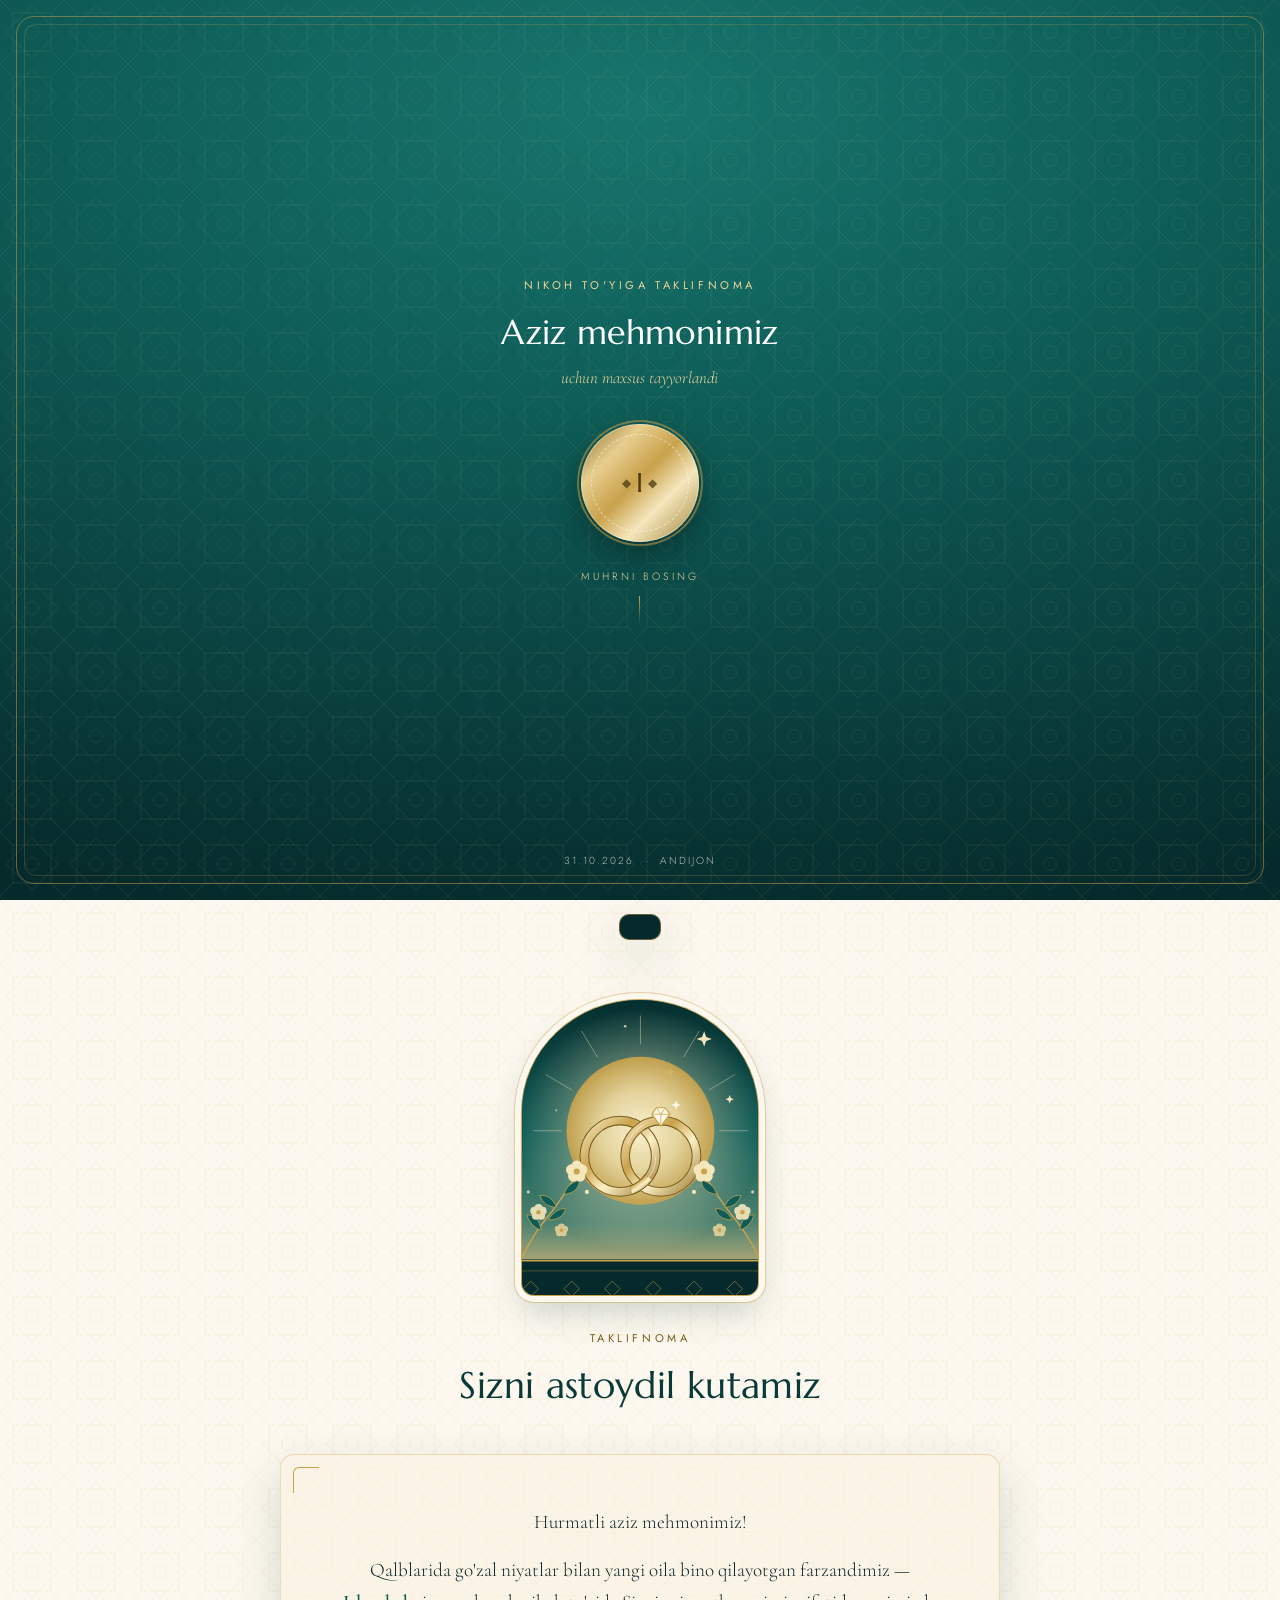
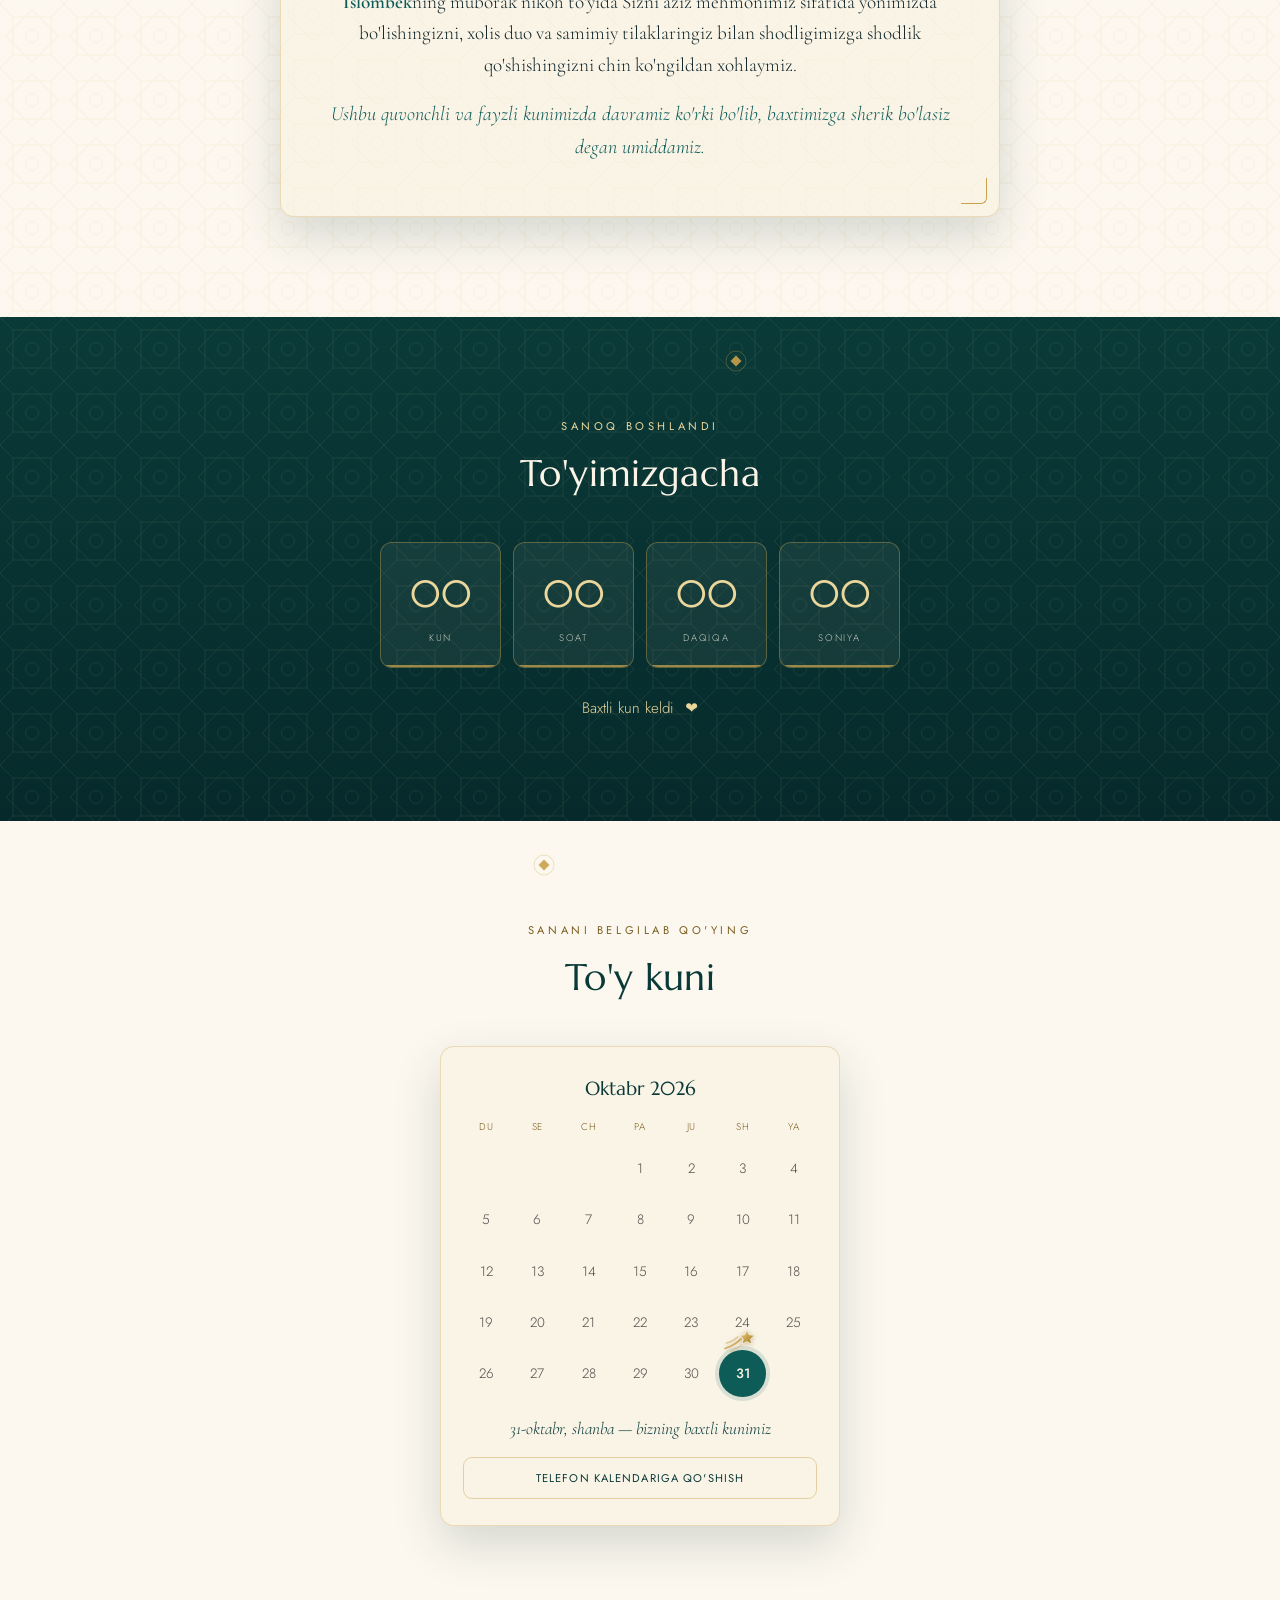
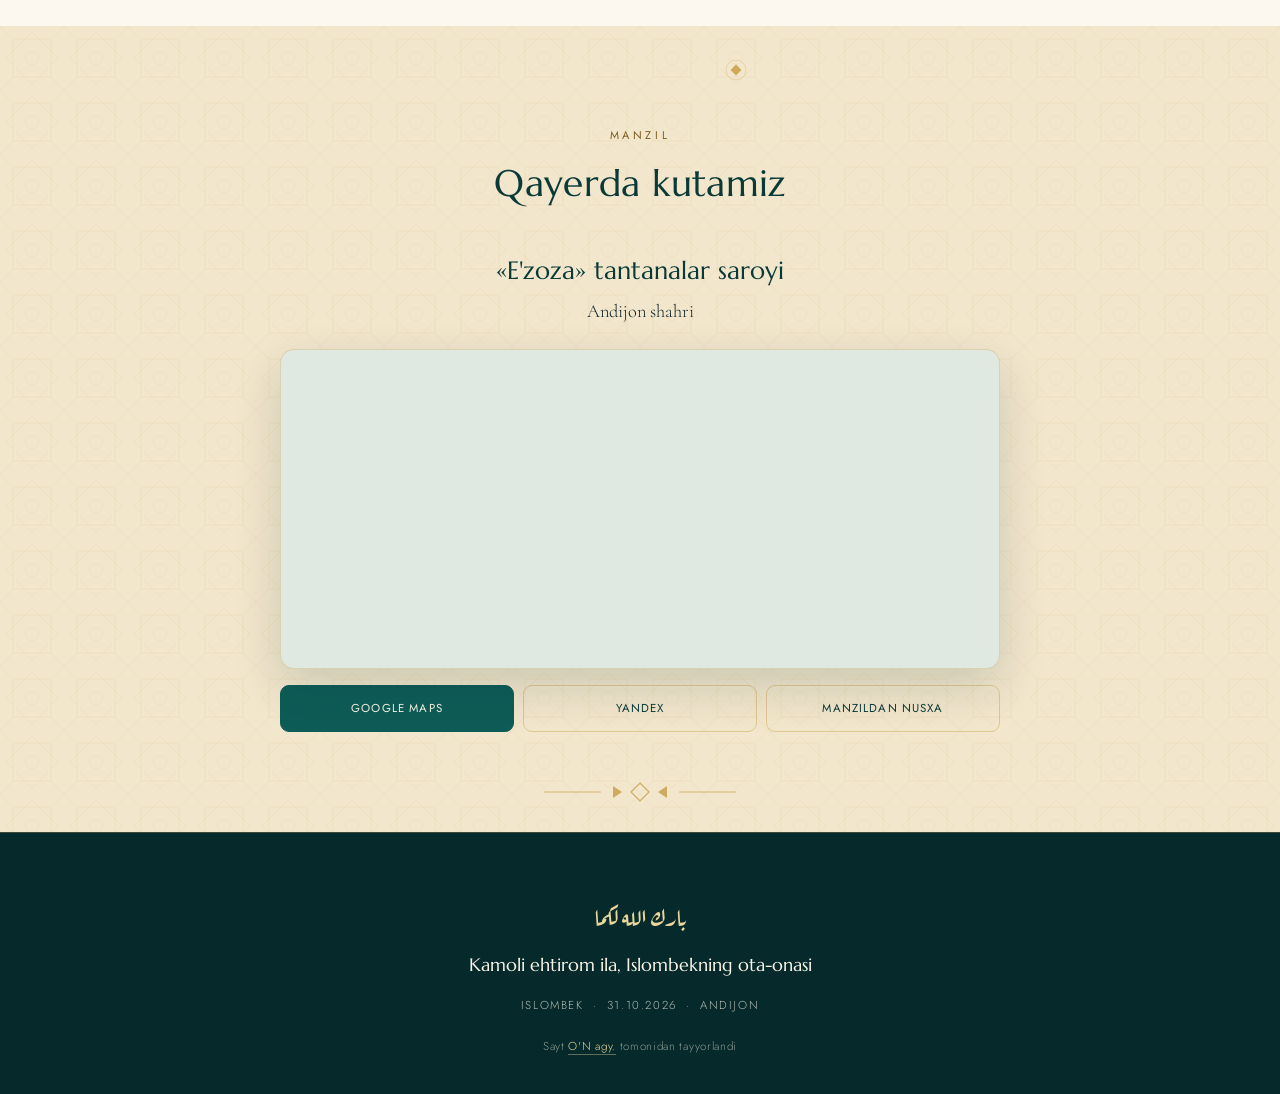
<file: index.html>
<!DOCTYPE html>
<html lang="uz" class="no-js">
<head>
<meta charset="UTF-8">
<meta name="viewport" content="width=device-width, initial-scale=1.0, viewport-fit=cover">
<title>Islombek — Nikoh to'yi taklifnomasi</title>
<meta name="description" content="Islombekning nikoh to'yiga taklifnoma. 31-oktabr 2026 · «E'zoza» tantanalar saroyi, Andijon.">
<meta name="theme-color" content="#062A2B">

<meta property="og:type" content="website">
<meta property="og:locale" content="uz_UZ">
<meta property="og:site_name" content="Nikoh to'yi taklifnomasi">
<meta property="og:title" content="Islombekning nikoh to'yiga taklifnoma">
<meta property="og:description" content="31-oktabr 2026, shanba · «E'zoza» tantanalar saroyi, Andijon. Sizni astoydil kutamiz.">
<meta property="og:url" content="https://islombek-taklifnoma.pages.dev/">
<meta property="og:image" content="https://islombek-taklifnoma.pages.dev/assets/og.png">
<meta property="og:image:width" content="1200">
<meta property="og:image:height" content="630">
<meta property="og:image:alt" content="Islombekning nikoh to'yi — 31-oktabr 2026">
<meta name="twitter:card" content="summary_large_image">

<link rel="icon" href="data:image/svg+xml,%3Csvg xmlns='http://www.w3.org/2000/svg' viewBox='0 0 64 64'%3E%3Crect width='64' height='64' rx='14' fill='%23062A2B'/%3E%3Cg fill='none' stroke='%23C9A24B' stroke-width='2.4'%3E%3Crect x='17' y='17' width='30' height='30'/%3E%3Cpath d='M32 12 52 32 32 52 12 32Z'/%3E%3C/g%3E%3C/svg%3E">

<link rel="preconnect" href="https://fonts.googleapis.com">
<link rel="preconnect" href="https://fonts.gstatic.com" crossorigin>
<link rel="preload" as="style" href="https://fonts.googleapis.com/css2?family=Aref+Ruqaa&family=Marcellus&family=Cormorant+Garamond:ital,wght@0,400;0,600;1,400&family=Jost:wght@300;400;500&family=Caveat:wght@400;600&display=swap"
      onload="this.onload=null;this.rel='stylesheet'">
<noscript><link rel="stylesheet" href="https://fonts.googleapis.com/css2?family=Aref+Ruqaa&family=Marcellus&family=Cormorant+Garamond:ital,wght@0,400;0,600;1,400&family=Jost:wght@300;400;500&family=Caveat:wght@400;600&display=swap"></noscript>
<link rel="stylesheet" href="assets/style.css?v=26">
<script>document.documentElement.classList.remove('no-js');</script>
</head>
<body>

<!-- ═══════════ MUHR — kirish ekrani ═══════════ -->
<div class="seal" id="seal" role="dialog" aria-modal="true" aria-labelledby="sealTitle">
  <div class="seal__half seal__half--l" aria-hidden="true"><div class="girih girih--dark"></div></div>
  <div class="seal__half seal__half--r" aria-hidden="true"><div class="girih girih--dark"></div></div>
  <div class="seal__frame" aria-hidden="true"></div>
  <div class="seal__inner">
    <p class="eyebrow eyebrow--light">Nikoh to'yiga taklifnoma</p>
    <h1 class="seal__name" id="sealTitle">Aziz mehmonimiz</h1>
    <p class="seal__role">uchun maxsus tayyorlandi</p>

    <button class="wax" id="sealBtn" type="button">
      <span class="wax__mono" aria-hidden="true"><i>◆</i>I<i>◆</i></span>
      <span class="sr-only">Taklifnomani ochish</span>
    </button>

    <p class="seal__hint">Muhrni bosing<i class="seal__line" aria-hidden="true"></i></p>
    <p class="seal__music" hidden>Musiqa bilan ochiladi — xohlasangiz o'chirasiz</p>
  </div>
  <p class="seal__foot"><span data-t="date-dots">31.10.2026</span> &nbsp;·&nbsp; ANDIJON</p>
</div>

<!-- ═══════════ Musiqa ═══════════ -->
<button class="music" id="musicBtn" type="button" aria-label="Musiqani yoqish" aria-pressed="false" hidden>
  <span class="music__bars" aria-hidden="true"><i></i><i></i><i></i></span>
  <span class="music__off" aria-hidden="true"></span>
</button>
<audio id="bgMusic" loop preload="none" playsinline>
  <source src="assets/music.m4a?v=2" type="audio/mp4">
</audio>

<main id="main">

<!-- ═══════════ HERO ═══════════ -->
<section class="hero" id="hero">
  <div class="girih girih--dark" aria-hidden="true"></div>
  <div class="hero__frame" aria-hidden="true"></div>
  <span class="corner corner--tl" aria-hidden="true"></span>
  <span class="corner corner--tr" aria-hidden="true"></span>
  <span class="corner corner--bl" aria-hidden="true"></span>
  <span class="corner corner--br" aria-hidden="true"></span>

  <div class="hero__inner">
    <p class="bismillah" lang="ar" dir="rtl">بِسْمِ اللَّهِ الرَّحْمَٰنِ الرَّحِيمِ</p>
    <p class="eyebrow eyebrow--light hero__eyebrow">Nikoh to'yi munosabati bilan</p>
    <h1 class="hero__names hero__names--solo"><span class="foil">Islombek</span><em>baxtli kunimizga taklif etamiz</em></h1>
    <span class="ornament" aria-hidden="true"></span>
    <p class="hero__meta"><span data-t="date-long">31-oktabr, 2026</span><em>«E'zoza» tantanalar saroyi · Andijon</em></p>
    <dl class="hero__times">
      <div><dt>Erkaklar uchun</dt><dd class="hero__time-text">Nahorgi oshga</dd></div>
      <div><dt>Ayollar uchun</dt><dd>11:00</dd></div>
    </dl>
  </div>

  <a class="scroll-cue" href="#taklif"><span>Pastga tushing</span><i aria-hidden="true"></i></a>
</section>

<!-- ═══════════ TAKLIF MATNI ═══════════ -->
<section id="taklif" class="pad">
  <div class="girih" aria-hidden="true"></div>
  <div class="wrap">

    <figure class="arch reveal">
      <div class="arch__inner">
        <svg class="arch__art" id="archArt" viewBox="0 0 200 250" preserveAspectRatio="xMidYMax slice" aria-hidden="true">
          <defs>
            <linearGradient id="artSky" x1="0" y1="0" x2="0" y2="1">
              <stop offset="0" stop-color="#062A2B"/>
              <stop offset=".46" stop-color="#0E5C57"/>
              <stop offset=".74" stop-color="#4E8270"/>
              <stop offset=".9" stop-color="#C9B278"/>
              <stop offset="1" stop-color="#EBD69B"/>
            </linearGradient>
            <radialGradient id="artSun" cx=".5" cy=".5" r=".5">
              <stop offset="0" stop-color="#FFF4D2"/>
              <stop offset=".55" stop-color="#EBD69B"/>
              <stop offset="1" stop-color="#C9A24B"/>
            </radialGradient>
            <radialGradient id="artGlow" cx=".5" cy=".5" r=".5">
              <stop offset="0" stop-color="#F5E7BC" stop-opacity=".75"/>
              <stop offset="1" stop-color="#F5E7BC" stop-opacity="0"/>
            </radialGradient>
          </defs>

          <rect width="200" height="250" fill="url(#artSky)"/>

          <!-- tong: yulduzlar hali so'nmagan -->
          <g class="art__sky">
            <path class="art__star" d="M150 34l1.6 4.4 4.4 1.6-4.4 1.6-1.6 4.4-1.6-4.4-4.4-1.6 4.4-1.6Z" fill="#F5E7BC"/>
            <path class="art__star art__star--2" d="M124 62l1 2.8 2.8 1-2.8 1-1 2.8-1-2.8-2.8-1 2.8-1Z" fill="#F5E7BC"/>
            <path class="art__star art__star--3" d="M170 84l.9 2.4 2.4.9-2.4.9-.9 2.4-.9-2.4-2.4-.9 2.4-.9Z" fill="#F5E7BC"/>
            <circle cx="88" cy="30" r="1" fill="#F5E7BC" opacity=".8"/>
            <circle cx="34" cy="96" r=".9" fill="#F5E7BC" opacity=".6"/>
            <circle cx="182" cy="52" r=".9" fill="#F5E7BC" opacity=".7"/>
          </g>

          <!-- chiqayotgan quyosh -->
          <g class="art__sun">
            <circle cx="100" cy="112" r="96" fill="url(#artGlow)"/>
            <g stroke="#F5E7BC" stroke-width=".7" stroke-linecap="round" opacity=".45">
              <path d="M100 44V22M66 54 54 34M134 54 146 34M46 80 26 68M154 80 174 68M38 112H16M162 112H184"/>
            </g>
            <circle cx="100" cy="112" r="58" fill="url(#artSun)" opacity=".92"/>
          </g>

          <!-- nikoh uzuklari: bir-biriga bog'langan ikki uzuk, birida olmos -->
          <defs>
            <linearGradient id="artRing" x1="0" y1="0" x2="1" y2="1">
              <stop offset="0" stop-color="#F5E7BC"/>
              <stop offset=".35" stop-color="#C9A24B"/>
              <stop offset=".6" stop-color="#FFF1C8"/>
              <stop offset="1" stop-color="#9C7D33"/>
            </linearGradient>
          </defs>
          <g class="art__rings" fill="none">
            <circle cx="84" cy="132" r="28" stroke="#7A5F1F" stroke-width="7.6"/>
            <circle cx="84" cy="132" r="28" stroke="url(#artRing)" stroke-width="6"/>
            <circle cx="116" cy="132" r="28" stroke="#7A5F1F" stroke-width="7.6"/>
            <circle cx="116" cy="132" r="28" stroke="url(#artRing)" stroke-width="6"/>
            <!-- pastki kesishmada chap uzuk ustga chiqadi — uzuklar bir-biridan o'tgandek -->
            <path d="M106.4 148.5A28 28 0 0 1 92.6 158.6" stroke="#7A5F1F" stroke-width="7.6"/>
            <path d="M106.4 148.5A28 28 0 0 1 92.6 158.6" stroke="url(#artRing)" stroke-width="6"/>
            <circle cx="84" cy="132" r="28" stroke="#FFF8E6" stroke-width=".8" opacity=".55" stroke-dasharray="20 156"/>
            <circle cx="116" cy="132" r="28" stroke="#FFF8E6" stroke-width=".8" opacity=".55" stroke-dasharray="20 156" transform="rotate(200 116 132)"/>
            <!-- olmos -->
            <path d="M109 99l3.5-5h7l3.5 5-7 9.5Z" fill="#FFF8E6" stroke="#C9A24B" stroke-width=".9" stroke-linejoin="round"/>
            <path d="M109 99h14M112.5 94l3.5 5 3.5-5M116 99v9.5" stroke="#C9A24B" stroke-width=".6"/>
            <path class="art__star" d="M128 88l1 2.8 2.8 1-2.8 1-1 2.8-1-2.8-2.8-1 2.8-1Z" fill="#FFF8E6" stroke="none"/>
          </g>

          <!-- gul shoxlari — chap va o'ngda -->
          <g class="art__bloom">
              <path d="M6 214C14 196 22 186 30 176S44 156 50 146" fill="none" stroke="#C9A24B" stroke-width="1.1"/>
              <path d="M22 190c-6-2-10-7-11-12 6 0 10 4 11 12ZM34 172c-7 0-11-4-13-9 6-1 11 3 13 9ZM40 162c2-7 7-10 12-11 0 6-4 10-12 11ZM28 182c3-6 8-9 13-9-1 6-6 9-13 9Z" fill="#0E5C57" stroke="#C9A24B" stroke-width=".6"/>
              <g fill="#F5E7BC"><circle cx="50.0" cy="139.6" r="4.2"/><circle cx="54.2" cy="142.6" r="4.2"/><circle cx="52.6" cy="147.6" r="4.2"/><circle cx="47.4" cy="147.6" r="4.2"/><circle cx="45.8" cy="142.6" r="4.2"/></g><circle cx="50" cy="144" r="2.4" fill="#C9A24B"/>
              <g fill="#F5E7BC" opacity=".9"><circle cx="20.0" cy="172.6" r="3.2"/><circle cx="23.2" cy="174.9" r="3.2"/><circle cx="22.0" cy="178.7" r="3.2"/><circle cx="18.0" cy="178.7" r="3.2"/><circle cx="16.8" cy="174.9" r="3.2"/></g><circle cx="20" cy="176" r="1.8" fill="#C9A24B"/>
              <g fill="#EBD69B" opacity=".85"><circle cx="38.0" cy="187.3" r="2.6"/><circle cx="40.6" cy="189.1" r="2.6"/><circle cx="39.6" cy="192.2" r="2.6"/><circle cx="36.4" cy="192.2" r="2.6"/><circle cx="35.4" cy="189.1" r="2.6"/></g><circle cx="38" cy="190" r="1.4" fill="#C9A24B"/>
              <circle cx="58" cy="160" r="1.6" fill="#F5E7BC"/><circle cx="12" cy="160" r="1.2" fill="#F5E7BC" opacity=".8"/>
            </g>
          <g transform="translate(200 0) scale(-1 1)">
            <g class="art__bloom">
              <path d="M6 214C14 196 22 186 30 176S44 156 50 146" fill="none" stroke="#C9A24B" stroke-width="1.1"/>
              <path d="M22 190c-6-2-10-7-11-12 6 0 10 4 11 12ZM34 172c-7 0-11-4-13-9 6-1 11 3 13 9ZM40 162c2-7 7-10 12-11 0 6-4 10-12 11ZM28 182c3-6 8-9 13-9-1 6-6 9-13 9Z" fill="#0E5C57" stroke="#C9A24B" stroke-width=".6"/>
              <g fill="#F5E7BC"><circle cx="50.0" cy="139.6" r="4.2"/><circle cx="54.2" cy="142.6" r="4.2"/><circle cx="52.6" cy="147.6" r="4.2"/><circle cx="47.4" cy="147.6" r="4.2"/><circle cx="45.8" cy="142.6" r="4.2"/></g><circle cx="50" cy="144" r="2.4" fill="#C9A24B"/>
              <g fill="#F5E7BC" opacity=".9"><circle cx="20.0" cy="172.6" r="3.2"/><circle cx="23.2" cy="174.9" r="3.2"/><circle cx="22.0" cy="178.7" r="3.2"/><circle cx="18.0" cy="178.7" r="3.2"/><circle cx="16.8" cy="174.9" r="3.2"/></g><circle cx="20" cy="176" r="1.8" fill="#C9A24B"/>
              <g fill="#EBD69B" opacity=".85"><circle cx="38.0" cy="187.3" r="2.6"/><circle cx="40.6" cy="189.1" r="2.6"/><circle cx="39.6" cy="192.2" r="2.6"/><circle cx="36.4" cy="192.2" r="2.6"/><circle cx="35.4" cy="189.1" r="2.6"/></g><circle cx="38" cy="190" r="1.4" fill="#C9A24B"/>
              <circle cx="58" cy="160" r="1.6" fill="#F5E7BC"/><circle cx="12" cy="160" r="1.2" fill="#F5E7BC" opacity=".8"/>
            </g>
          </g>

          <!-- yer va oldingi naqshli chiziq -->
          <rect y="213" width="200" height="37" fill="#062A2B"/>
          <path d="M0 214H200" stroke="#C9A24B" stroke-width="1.2"/>
          <path d="M0 222h200" stroke="#C9A24B" stroke-width=".5" opacity=".5"/>
          <g fill="none" stroke="#C9A24B" stroke-width=".7" opacity=".55">
            <path d="M8 236l6-6 6 6-6 6ZM40 236l6-6 6 6-6 6ZM72 236l6-6 6 6-6 6ZM104 236l6-6 6 6-6 6ZM136 236l6-6 6 6-6 6ZM168 236l6-6 6 6-6 6Z"/>
          </g>
        </svg>
      </div>
    </figure>

    <header class="head reveal">
      <p class="eyebrow">Taklifnoma</p>
      <h2>Sizni astoydil kutamiz</h2>
    </header>

    <div class="card reveal">
      <div class="girih" aria-hidden="true"></div>
      <div class="card__body">
        <p>Hurmatli aziz mehmonimiz!</p>
        <p>Qalblarida go'zal niyatlar bilan yangi oila bino qilayotgan farzandimiz — <b class="card__name">Islombek</b>ning muborak nikoh to'yida Sizni aziz mehmonimiz sifatida yonimizda bo'lishingizni, xolis duo va samimiy tilaklaringiz bilan shodligimizga shodlik qo'shishingizni chin ko'ngildan xohlaymiz.</p>

        <p class="card__closing">Ushbu quvonchli va fayzli kunimizda davramiz ko'rki bo'lib, baxtimizga sherik bo'lasiz degan umiddamiz.</p>
      </div>
    </div>
  </div>
</section>

<!-- ═══════════ SANOQ ═══════════ -->
<section class="pad dark" id="sanoq">
  <div class="girih girih--dark" aria-hidden="true"></div>
  <div class="wrap">
    <header class="head reveal">
      <p class="eyebrow eyebrow--light">Sanoq boshlandi</p>
      <h2>To'yimizgacha</h2>
    </header>

    <div class="cd reveal" id="countdown" role="timer" aria-live="off">
      <div class="cd__cell"><b id="cdD">00</b><span>Kun</span></div>
      <div class="cd__cell"><b id="cdH">00</b><span>Soat</span></div>
      <div class="cd__cell"><b id="cdM">00</b><span>Daqiqa</span></div>
      <div class="cd__cell"><b id="cdS">00</b><span>Soniya</span></div>
    </div>
    <p class="cd__note reveal" id="cdNote">Baxtli kun yaqinlashmoqda <span aria-hidden="true">❤</span></p>
  </div>
</section>

<!-- ═══════════ KALENDAR ═══════════ -->
<section class="pad" id="kalendar">
  <div class="wrap">
    <header class="head reveal">
      <p class="eyebrow">Sanani belgilab qo'ying</p>
      <h2>To'y kuni</h2>
    </header>

    <div class="cal cal--shoot reveal">
      <p class="cal__month" data-t="month-year">Oktabr 2026</p>
      <div class="cal__grid" id="calGrid" role="table" aria-label="Kalendar"></div>
      <p class="cal__note"><span data-t="day-week">31-oktabr, shanba</span> — bizning baxtli kunimiz</p>
      <button class="btn btn--ghost" id="icsBtn" type="button">Telefon kalendariga qo'shish</button>
    </div>
  </div>
</section>

<!-- ═══════════ MANZIL ═══════════ -->
<section class="pad tint" id="manzil">
  <div class="girih" aria-hidden="true"></div>
  <div class="wrap">
    <header class="head reveal">
      <p class="eyebrow">Manzil</p>
      <h2>Qayerda kutamiz</h2>
    </header>

    <div class="venue reveal">
      <p class="venue__name">«E'zoza» tantanalar saroyi</p>
      <p class="venue__addr" id="venueAddr">Andijon shahri</p>

      <div class="map" id="map">
        <div class="map__skeleton" aria-hidden="true"></div>
      </div>

      <div class="venue__nav">
        <a class="btn btn--solid" href="https://maps.app.goo.gl/MLzNStUR77SMbyM88" target="_blank" rel="noopener">Google Maps</a>
        <a class="btn btn--ghost" href="https://yandex.uz/maps/?pt=72.405047,40.745263&amp;z=17&amp;l=map" target="_blank" rel="noopener">Yandex</a>
        <button class="btn btn--ghost" id="copyAddr" type="button">Manzildan nusxa</button>
      </div>
    </div>
  </div>
</section>

</main>

<footer class="foot">
  <div class="girih girih--dark" aria-hidden="true"></div>
  <p class="foot__ayah" lang="ar" dir="rtl">بارك الله لكما</p>
  <p class="foot__family">Kamoli ehtirom ila, Islombekning ota-onasi</p>
  <p class="foot__meta">ISLOMBEK &nbsp;·&nbsp; <span data-t="date-dots">31.10.2026</span> &nbsp;·&nbsp; ANDIJON</p>
  <p class="foot__by">Sayt <a href="https://t.me/sp_business_agency" target="_blank" rel="noopener">O'N agy.</a> tomonidan tayyorlandi</p>
</footer>

<div class="toast" id="toast" role="status" aria-live="polite"></div>

<script src="assets/config.js"></script>
<script src="assets/app.js?v=26"></script>
<script>
/* Zaxira: skript yiqilgan bo'lsa ham mehmon taklifnomani ko'raveradi */
if (!window.__toyReady) {
  (function () {
    var s = document.getElementById('seal');
    if (s) s.style.display = 'none';
    document.body.classList.remove('is-locked');
    document.body.classList.add('opened');
  })();
}
</script>
</body>
</html>
</file>
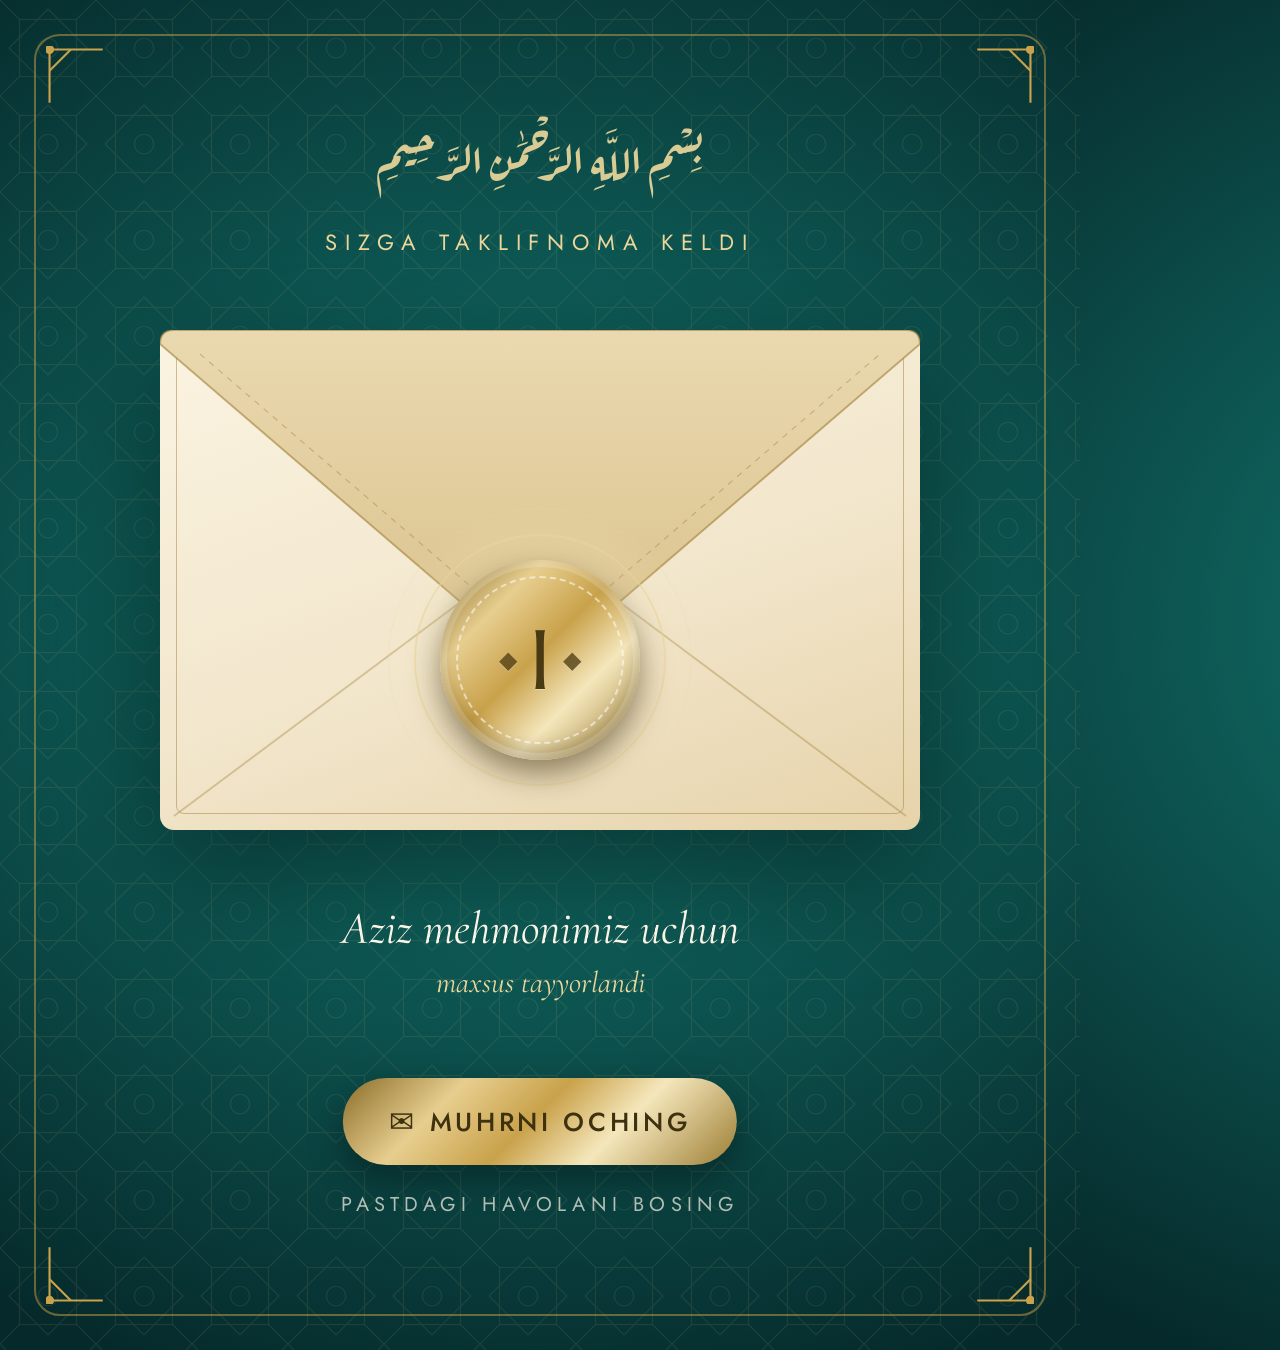
<file: tools/taklifnoma-rasm.html>
<!DOCTYPE html><html><head><meta charset="utf-8">
<link href="https://fonts.googleapis.com/css2?family=Aref+Ruqaa&family=Marcellus&family=Cormorant+Garamond:ital,wght@0,400;0,600;1,400&family=Jost:wght@300;400;500&display=swap" rel="stylesheet">
<style>
:root{
  --ink:#10262A;
  --teal-900:#062A2B;
  --teal-800:#0A3A38;
  --teal-700:#0E5C57;
  --teal-600:#17756D;

  --gold:#C9A24B;
  --gold-lt:#EBD69B;
  --gold-dk:#7A5F1F;

  --cream:#FAF4E7;
  --cream-2:#F2E6CC;
  --paper:#FCF8EF;

  --line:rgba(201,162,75,.32);
  --line-lt:rgba(201,162,75,.45);

  --foil:linear-gradient(135deg,#8A6C28 0%,#E7CE8F 26%,#C9A24B 48%,#F5E7BC 68%,#9C7D33 100%);
  --shadow:0 18px 48px rgba(6,42,43,.16);
  --shadow-sm:0 6px 18px rgba(6,42,43,.10);

  /* Yagona harakat tili — hamma animatsiya shu egri chiziqda yuradi */
  --ease:cubic-bezier(.22,1,.36,1);

  --girih-gold:url("data:image/svg+xml,%3Csvg xmlns='http://www.w3.org/2000/svg' width='64' height='64' viewBox='0 0 64 64'%3E%3Cg fill='none' stroke='%23C9A24B' stroke-width='.8'%3E%3Crect x='13' y='13' width='38' height='38'/%3E%3Cpath d='M32 6 58 32 32 58 6 32Z'/%3E%3Ccircle cx='32' cy='32' r='6.5'/%3E%3Cpath d='M0 0 13 13M64 0 51 13M0 64 13 51M64 64 51 51'/%3E%3C/g%3E%3C/svg%3E");
  --girih-lt:url("data:image/svg+xml,%3Csvg xmlns='http://www.w3.org/2000/svg' width='64' height='64' viewBox='0 0 64 64'%3E%3Cg fill='none' stroke='%23EBD69B' stroke-width='.8'%3E%3Crect x='13' y='13' width='38' height='38'/%3E%3Cpath d='M32 6 58 32 32 58 6 32Z'/%3E%3Ccircle cx='32' cy='32' r='6.5'/%3E%3Cpath d='M0 0 13 13M64 0 51 13M0 64 13 51M64 64 51 51'/%3E%3C/g%3E%3C/svg%3E");

  --corner:url("data:image/svg+xml,%3Csvg xmlns='http://www.w3.org/2000/svg' viewBox='0 0 44 44'%3E%3Cg fill='none' stroke='%23C9A24B' stroke-width='1.2'%3E%3Cpath d='M2 32V2h30'/%3E%3Cpath d='M2 14 14 2'/%3E%3C/g%3E%3Ccircle cx='2' cy='2' r='2.6' fill='%23C9A24B'/%3E%3C/svg%3E");
}
*{margin:0;padding:0;box-sizing:border-box}
html,body{width:1080px;height:1350px}
body{position:relative;overflow:hidden;color:var(--cream);font-family:'Jost',sans-serif;text-align:center;
  background:radial-gradient(90% 60% at 50% 46%,#17756D 0%,#0E5C57 38%,#062A2B 100%)}
.girih{position:absolute;inset:0;background:var(--girih-lt);background-size:96px;opacity:.09}
.frame{position:absolute;inset:34px;border:2px solid rgba(201,162,75,.5);border-radius:26px}
.c{position:absolute;width:78px;height:78px;background:no-repeat center/contain var(--corner)}
.tl{top:46px;left:46px}.tr{top:46px;right:46px;transform:scaleX(-1)}.bl{bottom:46px;left:46px;transform:scaleY(-1)}.br{bottom:46px;right:46px;transform:scale(-1,-1)}
.bism{position:absolute;top:118px;left:0;right:0;font-family:'Aref Ruqaa',serif;font-size:50px;color:var(--gold-lt);opacity:.92}
.eye{position:absolute;top:226px;left:0;right:0;font-size:22px;letter-spacing:.36em;text-transform:uppercase;color:var(--gold-lt)}

/* Konvert */
.env{position:absolute;left:50%;top:330px;width:760px;height:500px;transform:translateX(-50%);
  filter:drop-shadow(0 40px 60px rgba(0,0,0,.45))}
.env__body{position:absolute;inset:0;border-radius:14px;
  background:linear-gradient(160deg,#FBF4E2 0%,#F2E6CC 55%,#E6D3AA 100%)}
.env__body::before{content:"";position:absolute;inset:16px;border:1.5px solid rgba(154,121,48,.45);border-radius:8px}
.env svg{position:absolute;inset:0;width:100%;height:100%}
/* Muhr */
.seal{position:absolute;left:50%;top:330px;transform:translate(-50%,-50%);width:200px;height:200px}
.glow{position:absolute;inset:-70px;border-radius:50%;background:radial-gradient(circle,rgba(245,231,188,.55) 0%,rgba(245,231,188,0) 65%)}
.wax{position:absolute;inset:0;border-radius:50%;background:var(--foil);
  box-shadow:0 14px 30px rgba(62,49,16,.55),inset 0 0 0 7px rgba(255,255,255,.18),inset 0 -10px 18px rgba(74,58,18,.35)}
.wax::before{content:"";position:absolute;inset:16px;border-radius:50%;border:2px dashed rgba(255,255,255,.55)}
.wax b{position:absolute;inset:0;display:flex;align-items:center;justify-content:center;gap:12px;
  font-family:'Marcellus',serif;font-weight:400;font-size:84px;color:#4A3A12;text-shadow:0 1px 0 rgba(255,255,255,.35)}
.wax b i{font-style:normal;font-size:24px;opacity:.75}
.ring{position:absolute;inset:-26px;border-radius:50%;border:2px solid rgba(235,214,155,.55)}
.ring2{position:absolute;inset:-52px;border-radius:50%;border:1px solid rgba(235,214,155,.25)}

.for{position:absolute;top:900px;left:0;right:0;font-family:'Cormorant Garamond',serif;font-style:italic;font-size:46px;color:var(--cream)}
.for small{display:block;font-size:30px;color:var(--gold-lt);margin-top:8px}
.cta{position:absolute;top:1078px;left:50%;transform:translateX(-50%);display:flex;align-items:center;gap:16px;white-space:nowrap;
  padding:22px 46px;border-radius:999px;background:var(--foil);color:#3E3110;
  font-size:26px;font-weight:500;letter-spacing:.14em;text-transform:uppercase;box-shadow:0 14px 34px rgba(0,0,0,.35)}
.cta span{font-size:30px;letter-spacing:0}
.hint{position:absolute;top:1190px;left:0;right:0;font-size:20px;letter-spacing:.26em;text-transform:uppercase;color:rgba(250,244,231,.7)}
</style></head><body>
<div class="girih"></div><div class="frame"></div>
<span class="c tl"></span><span class="c tr"></span><span class="c bl"></span><span class="c br"></span>
<p class="bism" dir="rtl">بِسْمِ اللَّهِ الرَّحْمَٰنِ الرَّحِيمِ</p>
<p class="eye">Sizga taklifnoma keldi</p>

<div class="env">
  <div class="env__body"></div>
  <svg viewBox="0 0 760 500" preserveAspectRatio="none">
    <defs><linearGradient id="flap" x1="0" y1="0" x2="0" y2="1">
      <stop offset="0" stop-color="#EAD9B0"/><stop offset="1" stop-color="#D9C08A"/></linearGradient></defs>
    <path d="M14 486 330 250M746 486 430 250" stroke="rgba(154,121,48,.35)" stroke-width="2" fill="none"/>
    <path d="M0 14Q0 0 14 0H746Q760 0 760 14L392 330Q380 340 368 330Z" fill="url(#flap)" stroke="rgba(154,121,48,.55)" stroke-width="2"/>
    <path d="M40 24 380 316 720 24" stroke="rgba(154,121,48,.4)" stroke-width="1.2" fill="none" stroke-dasharray="6 6"/>
  </svg>
  <div class="seal"><div class="glow"></div><div class="ring2"></div><div class="ring"></div><div class="wax"><b><i>◆</i>I<i>◆</i></b></div></div>
</div>

<p class="for">Aziz mehmonimiz uchun<small>maxsus tayyorlandi</small></p>
<div class="cta"><span>✉</span>Muhrni oching</div>
<p class="hint">pastdagi havolani bosing</p>
</body></html>
</file>
<file: assets/style.css>
/* ══════════════════════════════════════════════════
   Islombek — nikoh to'yi taklifnomasi (nahorgi osh)
   O'N agy. · mobil-birinchi
   ══════════════════════════════════════════════════ */

:root{
  --ink:#10262A;
  --teal-900:#062A2B;
  --teal-800:#0A3A38;
  --teal-700:#0E5C57;
  --teal-600:#17756D;

  --gold:#C9A24B;
  --gold-lt:#EBD69B;
  --gold-dk:#7A5F1F;

  --cream:#FAF4E7;
  --cream-2:#F2E6CC;
  --paper:#FCF8EF;

  --line:rgba(201,162,75,.32);
  --line-lt:rgba(201,162,75,.45);

  --foil:linear-gradient(135deg,#8A6C28 0%,#E7CE8F 26%,#C9A24B 48%,#F5E7BC 68%,#9C7D33 100%);
  --shadow:0 18px 48px rgba(6,42,43,.16);
  --shadow-sm:0 6px 18px rgba(6,42,43,.10);

  /* Yagona harakat tili — hamma animatsiya shu egri chiziqda yuradi */
  --ease:cubic-bezier(.22,1,.36,1);

  --girih-gold:url("data:image/svg+xml,%3Csvg xmlns='http://www.w3.org/2000/svg' width='64' height='64' viewBox='0 0 64 64'%3E%3Cg fill='none' stroke='%23C9A24B' stroke-width='.8'%3E%3Crect x='13' y='13' width='38' height='38'/%3E%3Cpath d='M32 6 58 32 32 58 6 32Z'/%3E%3Ccircle cx='32' cy='32' r='6.5'/%3E%3Cpath d='M0 0 13 13M64 0 51 13M0 64 13 51M64 64 51 51'/%3E%3C/g%3E%3C/svg%3E");
  --girih-lt:url("data:image/svg+xml,%3Csvg xmlns='http://www.w3.org/2000/svg' width='64' height='64' viewBox='0 0 64 64'%3E%3Cg fill='none' stroke='%23EBD69B' stroke-width='.8'%3E%3Crect x='13' y='13' width='38' height='38'/%3E%3Cpath d='M32 6 58 32 32 58 6 32Z'/%3E%3Ccircle cx='32' cy='32' r='6.5'/%3E%3Cpath d='M0 0 13 13M64 0 51 13M0 64 13 51M64 64 51 51'/%3E%3C/g%3E%3C/svg%3E");

  --corner:url("data:image/svg+xml,%3Csvg xmlns='http://www.w3.org/2000/svg' viewBox='0 0 44 44'%3E%3Cg fill='none' stroke='%23C9A24B' stroke-width='1.2'%3E%3Cpath d='M2 32V2h30'/%3E%3Cpath d='M2 14 14 2'/%3E%3C/g%3E%3Ccircle cx='2' cy='2' r='2.6' fill='%23C9A24B'/%3E%3C/svg%3E");
}

*,*::before,*::after{box-sizing:border-box;margin:0;padding:0}
html{scroll-behavior:smooth;-webkit-text-size-adjust:100%}
body{
  background:var(--paper);
  color:var(--ink);
  font-family:'Jost',system-ui,sans-serif;
  font-weight:300;
  line-height:1.65;
  overflow-x:hidden;
  -webkit-font-smoothing:antialiased;
}
body.is-locked{overflow:hidden;height:100svh}

img{max-width:100%;display:block}
main{position:relative}
h1,h2,h3{font-family:'Marcellus',Georgia,serif;font-weight:400;letter-spacing:.01em}
a{color:inherit}
button{font-family:inherit;cursor:pointer;border:0;background:none;color:inherit}
input{font-family:inherit}

.sr-only{position:absolute;width:1px;height:1px;padding:0;overflow:hidden;clip:rect(0 0 0 0);white-space:nowrap;border:0}
[hidden]{display:none !important}

:focus-visible{outline:2px solid var(--gold);outline-offset:3px;border-radius:3px}

/* ── girih naqsh (parallaks: sahifadan sekinroq suriladi) ── */
.girih{
  position:absolute;inset:0;
  background-image:var(--girih-gold);
  background-size:64px 64px;
  opacity:.13;
  pointer-events:none;
}
.girih--dark{background-image:var(--girih-lt);opacity:.11}

/* ── ornament ──────────────────────────────────── */
.ornament{
  display:block;width:132px;height:16px;margin:18px auto 0;
  background:no-repeat center/contain
    url("data:image/svg+xml,%3Csvg xmlns='http://www.w3.org/2000/svg' viewBox='0 0 132 16'%3E%3Cg stroke='%23C9A24B' fill='none' stroke-width='1'%3E%3Cpath d='M2 8h38M92 8h38'/%3E%3Cpath d='M66 2 72 8 66 14 60 8Z'/%3E%3C/g%3E%3Cg fill='%23C9A24B'%3E%3Cpath d='M48 8 54 4v8ZM84 8 78 4v8Z'/%3E%3C/g%3E%3C/svg%3E");
}

/* ── eyebrow / sarlavha ────────────────────────── */
.eyebrow{
  text-transform:uppercase;letter-spacing:.32em;
  font-size:.7rem;font-weight:400;color:var(--gold-dk);
}
.eyebrow--light{color:var(--gold-lt)}

.head{text-align:center;margin-bottom:38px}
.head h2{font-size:clamp(1.55rem,5.5vw,2.3rem);color:var(--teal-800);margin-top:8px}
.dark .head h2{color:var(--cream)}

/* ── foil matn ─────────────────────────────────── */
.foil{color:var(--gold-lt)}
@supports (-webkit-background-clip:text) or (background-clip:text){
  .foil{
    background:var(--foil);
    -webkit-background-clip:text;background-clip:text;
    color:transparent;
  }
}

/* ── tugmalar ──────────────────────────────────── */
.btn{
  display:inline-flex;align-items:center;justify-content:center;
  padding:14px 26px;border-radius:9px;
  font-size:.82rem;letter-spacing:.1em;text-transform:uppercase;font-weight:400;
  text-decoration:none;text-align:center;
  border:1px solid var(--line-lt);
  transition:background .22s ease,transform .22s ease,color .22s ease;
}
.btn:active{transform:translateY(1px)}
.btn--solid{background:var(--teal-700);color:var(--cream);border-color:var(--teal-700)}
.btn--solid:hover{background:var(--teal-800)}
.btn--ghost{background:transparent;color:var(--teal-800)}
.btn--ghost:hover{background:rgba(14,92,87,.07)}
.dark .btn--ghost,.btn--outline{color:var(--cream);border-color:var(--gold)}
.btn--outline{background:transparent}
.btn--outline:hover{background:rgba(235,214,155,.1)}
.btn--gold{background:var(--foil);color:#3E3110;font-weight:500;border-color:transparent}
.btn--gold:hover{filter:brightness(1.06)}

.link{
  font-size:.82rem;letter-spacing:.06em;color:var(--cream);
  text-decoration:underline;text-underline-offset:4px;opacity:.72;
}
.link:hover{opacity:1}

/* ══════════ MUHR ══════════ */
.seal{
  position:fixed;inset:0;z-index:100;
  display:flex;flex-direction:column;align-items:center;justify-content:center;
  text-align:center;padding:48px 26px;
  color:var(--cream);
}
html.no-js .seal{display:none}

/* Parda — ikki yarim fon; ochilishda ikki tomonga suriladi */
.seal__half{
  position:absolute;top:0;bottom:0;width:50.5%;overflow:hidden;
  background-image:radial-gradient(120% 92% at 50% 12%,var(--teal-600) 0%,var(--teal-700) 38%,var(--teal-900) 100%);
  background-size:200% 100%;
  transition:transform 1.9s var(--ease) .1s;
  will-change:transform;
}
.seal__half--l{left:0;background-position:0 0}
.seal__half--r{right:0;background-position:100% 0}
.seal__half--r .girih{background-position:-50vw 0}
.seal.is-open .seal__half--l{transform:translateX(-102%)}
.seal.is-open .seal__half--r{transform:translateX(102%)}
.seal.is-open{pointer-events:none}
.seal.is-gone{display:none}

/* Muhr yorilishi: matnlar so'nadi, muhr sinadi */
.seal__frame,.seal__inner,.seal__foot{
  transition:opacity .4s ease,transform .4s var(--ease);
}
.seal.is-cracking .seal__frame,
.seal.is-cracking .seal__inner,
.seal.is-cracking .seal__foot{opacity:0;transform:scale(.97)}
.seal.is-cracking .wax{animation:crack .42s ease-in forwards}
@keyframes crack{
  0%{transform:scale(1) rotate(0)}
  35%{transform:scale(1.14) rotate(-3deg)}
  60%{transform:scale(1.06) rotate(2deg)}
  100%{transform:scale(.8) rotate(0);opacity:0}
}
.seal__frame{
  position:absolute;inset:16px;border:1px solid rgba(201,162,75,.5);border-radius:18px;pointer-events:none;z-index:2;
}
.seal__frame::after{content:"";position:absolute;inset:7px;border:1px solid rgba(201,162,75,.22);border-radius:12px}
.seal__inner{position:relative;z-index:2}
.seal__foot{z-index:2}
.seal__name{font-size:clamp(1.5rem,7vw,2.1rem);margin:10px 0 4px;color:#fff}
.seal__role{font-family:'Cormorant Garamond',serif;font-style:italic;font-size:1.05rem;color:var(--gold-lt)}
.seal__hint{margin-top:26px;font-size:.66rem;letter-spacing:.28em;text-transform:uppercase;color:var(--gold-lt)}
.seal__line{display:block;width:1px;height:28px;margin:10px auto 0;background:linear-gradient(var(--gold),transparent)}
.seal__music{margin-top:16px;font-size:.72rem;letter-spacing:.04em;color:rgba(250,244,231,.72)}
.seal__foot{position:absolute;bottom:30px;left:0;right:0;font-size:.64rem;letter-spacing:.2em;color:rgba(250,244,231,.72)}

.wax{
  width:118px;height:118px;border-radius:50%;
  background:var(--foil);
  display:flex;align-items:center;justify-content:center;
  margin:32px auto 0;position:relative;
  box-shadow:inset 0 0 0 1px rgba(255,255,255,.3),0 12px 34px rgba(0,0,0,.36);
  transition:transform .5s cubic-bezier(.34,1.4,.64,1);
}
.wax::before{
  content:"";position:absolute;inset:-4px;border-radius:50%;
  border:2px solid rgba(201,162,75,.55);
  animation:waxRing 2.6s ease-out infinite;
  will-change:transform,opacity;
}
.wax::after{content:"";position:absolute;inset:10px;border-radius:50%;border:1px dashed rgba(255,255,255,.5)}
.wax:hover{transform:scale(1.05)}
.wax.is-broken{transform:scale(1.9);opacity:0;transition:transform .7s ease,opacity .7s ease;animation:none}
.wax__mono{font-family:'Marcellus',serif;font-size:1.7rem;color:#4A3A12;letter-spacing:.03em}
.wax__mono i{font-style:normal;font-size:.45em;vertical-align:.42em;margin:0 4px;opacity:.75}
@keyframes waxRing{0%{transform:scale(1);opacity:.8}70%,100%{transform:scale(1.34);opacity:0}}

/* ══════════ MUSIQA ══════════ */
.music{
  position:fixed;top:max(18px,env(safe-area-inset-top));right:18px;z-index:70;
  width:46px;height:46px;border-radius:50%;
  background:rgba(6,42,43,.82);border:1px solid var(--gold);
  display:flex;align-items:center;justify-content:center;
  box-shadow:var(--shadow-sm);
  transition:transform .25s ease;
}
.music:hover{transform:scale(1.08)}
.music__bars{display:flex;gap:3px;align-items:flex-end;height:16px}
.music__bars i{width:3px;border-radius:2px;background:var(--gold-lt);animation:eq .9s ease-in-out infinite}
.music__bars i:nth-child(1){height:8px;animation-delay:0s}
.music__bars i:nth-child(2){height:16px;animation-delay:.15s}
.music__bars i:nth-child(3){height:11px;animation-delay:.3s}
.music[aria-pressed="false"] .music__bars i{animation-play-state:paused;height:5px;opacity:.55}
.music__off{
  position:absolute;width:26px;height:1.5px;border-radius:2px;
  background:var(--gold-lt);transform:rotate(-45deg);
  opacity:0;transition:opacity .2s ease;
}
.music[aria-pressed="false"] .music__off{opacity:.95}
@keyframes eq{0%,100%{height:5px}50%{height:16px}}

/* ══════════ HERO ══════════ */
.hero{
  position:relative;min-height:100svh;
  display:flex;flex-direction:column;align-items:center;justify-content:center;
  text-align:center;overflow:hidden;
  padding:88px 24px 92px;
  background:radial-gradient(130% 88% at 50% 14%,var(--teal-600) 0%,var(--teal-700) 40%,var(--teal-900) 100%);
  color:var(--cream);
}
.hero__frame{position:absolute;inset:18px;border:1px solid rgba(201,162,75,.42);border-radius:14px;pointer-events:none}
.hero__inner{position:relative;z-index:2}

.corner{
  position:absolute;width:42px;height:42px;z-index:2;
  background:no-repeat center/contain var(--corner);
  opacity:.9;
}
.corner--tl{top:26px;left:26px}
.corner--tr{top:26px;right:26px;transform:scaleX(-1)}
.corner--bl{bottom:26px;left:26px;transform:scaleY(-1)}
.corner--br{bottom:26px;right:26px;transform:scale(-1,-1)}

.bismillah{
  font-family:'Aref Ruqaa',serif;
  font-size:clamp(1.6rem,6.5vw,2.7rem);
  color:var(--gold-lt);line-height:1.9;
  margin-bottom:14px;
  opacity:0;animation:fadeUp 1.1s var(--ease) forwards .15s;
}
.hero__eyebrow{margin-bottom:18px;opacity:0;animation:fadeUp 1.1s var(--ease) forwards .45s}
.hero__names{
  font-size:clamp(2.5rem,12vw,4.6rem);line-height:1.06;
  opacity:0;animation:fadeUp 1.2s var(--ease) forwards .7s;
}
.hero__names em{
  display:block;font-family:'Cormorant Garamond',serif;font-style:italic;
  font-size:.4em;color:var(--gold);margin:4px 0;
}
.hero .ornament{opacity:0;animation:fadeUp 1s var(--ease) forwards 1.05s}
.hero__meta{
  margin-top:16px;font-size:1rem;letter-spacing:.06em;
  opacity:0;animation:fadeUp 1.1s var(--ease) forwards 1.25s;
}
.hero__meta b{color:var(--gold-lt);font-weight:500}
.hero__meta em{
  display:block;font-style:normal;font-size:.72rem;letter-spacing:.18em;
  text-transform:uppercase;margin-top:8px;color:rgba(250,244,231,.82);
}

/* Faqat kuyov ismi — ism kattaroq, ostida taklif satri */
.hero__names--solo{font-size:clamp(3rem,15vw,5.4rem)}
.hero__names--solo em{font-size:.3em;margin-top:10px;letter-spacing:.02em}

/* Ikki vaqt: nahorgi osh va ayollar */
.hero__times{
  display:flex;justify-content:center;margin:22px auto 0;max-width:320px;
  border:1px solid rgba(201,162,75,.42);border-radius:12px;
  background:rgba(6,42,43,.28);
  opacity:0;animation:fadeUp 1.1s var(--ease) forwards 1.45s;
}
.hero__times > div{flex:1;padding:12px 8px}
.hero__times > div + div{border-left:1px solid rgba(201,162,75,.32)}
.hero__times dt{font-size:.6rem;letter-spacing:.2em;text-transform:uppercase;color:rgba(250,244,231,.78)}
.hero__times dd.hero__time-text{font-family:'Cormorant Garamond',serif;font-style:italic;font-size:1.3rem;line-height:1.55}
.hero__times dd{font-family:'Marcellus',serif;font-size:1.5rem;color:var(--gold-lt);margin-top:2px;font-variant-numeric:tabular-nums}

.scroll-cue{
  position:absolute;bottom:34px;left:50%;transform:translateX(-50%);z-index:3;
  display:flex;flex-direction:column;align-items:center;gap:8px;
  color:var(--gold-lt);text-decoration:none;
  font-size:.62rem;letter-spacing:.28em;text-transform:uppercase;
  opacity:0;animation:fadeUp 1s var(--ease) forwards 1.7s;
}
.scroll-cue i{width:1px;height:32px;background:linear-gradient(var(--gold),transparent);animation:pulseLine 1.8s ease-in-out infinite}

@keyframes fadeUp{from{opacity:0;transform:translateY(18px)}to{opacity:1;transform:translateY(0)}}

/* Hero xoreografiyasi parda ochilishini kutadi */
body:not(.opened) .bismillah,
body:not(.opened) .hero__eyebrow,
body:not(.opened) .hero__names,
body:not(.opened) .hero .ornament,
body:not(.opened) .hero__meta,
body:not(.opened) .hero__times,
body:not(.opened) .scroll-cue{animation-play-state:paused}
html.no-js .bismillah,html.no-js .hero__eyebrow,html.no-js .hero__names,
html.no-js .hero .ornament,html.no-js .hero__meta,html.no-js .hero__times,html.no-js .scroll-cue{
  animation:none;opacity:1;transform:none;
}

@keyframes pulseLine{0%,100%{opacity:.3}50%{opacity:1}}

/* ══════════ BO'LIM QOBIG'I ══════════ */
.pad{position:relative;padding:76px 20px;overflow:hidden}
.wrap{max-width:720px;margin:0 auto;position:relative;z-index:2}
.wrap--narrow{max-width:440px}
.dark{background:linear-gradient(180deg,var(--teal-800),var(--teal-900));color:var(--cream)}
.tint{background:var(--cream-2)}

/* ── reveal ── */
.reveal{opacity:0;transform:translateY(30px);transition:opacity .9s var(--ease),transform .9s var(--ease)}
.reveal.is-in{opacity:1;transform:none}
.no-js .reveal{opacity:1;transform:none}

/* ══════════ MEHROB (rasm) ══════════ */
.arch{width:min(236px,64vw);margin:0 auto 34px}
.arch__inner{
  position:relative;aspect-ratio:4/5;
  border-radius:50% 50% 12px 12px/38% 38% 12px 12px;
  overflow:hidden;
  display:flex;align-items:center;justify-content:center;
  background:linear-gradient(160deg,var(--teal-700),var(--teal-900));
  box-shadow:0 0 0 1px var(--gold),0 0 0 7px var(--paper),0 0 0 8px var(--line-lt),0 16px 34px rgba(10,58,56,.2);
}
.arch__inner .girih{opacity:.2}
.arch img{
  position:absolute;inset:0;width:100%;height:100%;object-fit:cover;
  translate:var(--px,0) var(--py,0);
  scale:1.09;
  filter:grayscale(.55) sepia(.1);
  transition:scale 1.4s var(--ease) .15s,filter 1.15s var(--ease) .15s,translate .35s ease-out;
  will-change:translate,scale,filter;
}
.arch.is-in img{scale:1.001;filter:none}
/* Mehrob ichidagi illyustratsiya: tong, quyosh, nikoh uzuklari va gul shoxlari */
.arch__art{
  position:absolute;inset:-4%;width:108%;height:108%;
  translate:var(--px,0) var(--py,0);
  transition:translate .35s ease-out;
}
.arch__art .art__sun{transform-origin:100px 112px;transform:translateY(34px);opacity:.4;transition:transform 2.2s var(--ease) .2s,opacity 2.2s var(--ease) .2s}
.arch.is-in .art__sun{transform:none;opacity:1}
.arch__art .art__star{transform-box:fill-box;transform-origin:center;animation:twinkle 3.4s ease-in-out infinite}
.arch__art .art__star--2{animation-delay:-1.2s}
.arch__art .art__star--3{animation-delay:-2.3s}
@keyframes twinkle{0%,100%{opacity:1;transform:scale(1)}50%{opacity:.35;transform:scale(.6)}}
.no-js .arch__art .art__sun{transform:none;opacity:1}

.card__name{font-weight:600;color:var(--teal-700)}

.arch__mono{
  position:relative;font-family:'Marcellus',serif;font-size:2.9rem;letter-spacing:.02em;
}
.arch__mono i{font-style:normal;font-size:.4em;vertical-align:.5em;margin:0 5px}

/* ══════════ KARTA ══════════ */
.card{
  position:relative;background:var(--cream);
  border:1px solid var(--line);border-radius:14px;
  padding:38px 26px;box-shadow:var(--shadow);
}
.card .girih{opacity:.07;border-radius:inherit}
.card::before,.card::after{
  content:"";position:absolute;width:26px;height:26px;border:1.5px solid var(--gold);pointer-events:none;
}
.card::before{top:12px;left:12px;border-right:0;border-bottom:0;border-radius:6px 0 0 0}
.card::after{bottom:12px;right:12px;border-left:0;border-top:0;border-radius:0 0 6px 0}
.card__body{
  position:relative;
  font-family:'Cormorant Garamond',Georgia,serif;
  font-size:1.2rem;line-height:1.65;text-align:center;
}
.card__body p{margin-bottom:16px}
.card__body p:last-child{margin-bottom:0}
.card__closing{font-style:italic;color:var(--teal-700);font-size:1.25rem}

.ayah{
  margin:26px 0;padding:20px 12px;
  border-top:1px solid var(--line);border-bottom:1px solid var(--line);
  font-style:italic;color:var(--teal-800);font-size:1.12rem;
}
.ayah cite{
  display:block;margin-top:10px;font-style:normal;
  font-size:.68rem;letter-spacing:.16em;text-transform:uppercase;color:var(--gold-dk);
}

/* ══════════ SANOQ ══════════ */
.cd{display:grid;grid-template-columns:repeat(4,1fr);gap:12px;max-width:520px;margin:0 auto}
.cd__cell{
  position:relative;overflow:hidden;text-align:center;
  background:rgba(250,244,231,.055);
  border:1px solid rgba(201,162,75,.4);border-radius:12px;
  padding:20px 4px;
}
.cd__cell::after{content:"";position:absolute;left:0;right:0;bottom:0;height:2px;background:var(--gold);opacity:.75}
.cd__cell b{
  display:block;font-family:'Marcellus',serif;font-weight:400;
  font-size:clamp(1.6rem,7vw,2.4rem);color:var(--gold-lt);
  font-variant-numeric:tabular-nums;
}
.cd__cell span{
  display:block;margin-top:5px;font-size:.6rem;
  letter-spacing:.18em;text-transform:uppercase;color:rgba(250,244,231,.78);
}
.cd__note{text-align:center;margin-top:28px;font-size:.95rem;color:var(--gold-lt)}
.cd__note span{display:inline-block;margin-left:6px;animation:beat 1.4s ease-in-out infinite}
@keyframes beat{0%,100%{transform:scale(1)}25%{transform:scale(1.25)}40%{transform:scale(1)}}

/* ══════════ KALENDAR ══════════ */
.cal{
  max-width:400px;margin:0 auto;background:var(--cream);
  border:1px solid var(--line);border-radius:14px;
  padding:26px 22px;box-shadow:var(--shadow);
}
.cal__month{text-align:center;font-family:'Marcellus',serif;font-size:1.2rem;color:var(--teal-800);margin-bottom:14px}
.cal__grid{display:grid;grid-template-columns:repeat(7,1fr);gap:5px;text-align:center}
.cal__dow{font-size:.62rem;letter-spacing:.06em;text-transform:uppercase;color:var(--gold-dk);padding-bottom:5px}
.cal__day{
  aspect-ratio:1;display:flex;align-items:center;justify-content:center;
  font-size:.85rem;border-radius:50%;position:relative;color:#4A4A45;
}
.cal__day--empty{visibility:hidden}
.cal__day--on{background:var(--teal-700);color:var(--cream);font-weight:500;box-shadow:0 0 0 4px rgba(14,92,87,.14)}
/* Belgilangan kun ustida — oltin yulduz.
   Mijoz tanlovi: .cal--shoot — uchayotgan yulduz 💫 (index.html da yoqilgan) */
.cal__day--on::after{
  content:"";position:absolute;top:-21px;width:24px;height:24px;
  background:no-repeat center/contain url("data:image/svg+xml,%3Csvg xmlns='http://www.w3.org/2000/svg' viewBox='0 0 24 24'%3E%3Cdefs%3E%3ClinearGradient id='g' x1='0' y1='0' x2='1' y2='1'%3E%3Cstop offset='0' stop-color='%23F5E7BC'/%3E%3Cstop offset='.5' stop-color='%23C9A24B'/%3E%3Cstop offset='1' stop-color='%239C7D33'/%3E%3C/linearGradient%3E%3C/defs%3E%3Cpath d='M12 1.8l2.9 6.4 7 .7-5.3 4.7 1.6 6.9L12 16.9l-6.2 3.6 1.6-6.9L2.1 8.9l7-.7Z' fill='url(%23g)' stroke='%23FAF4E7' stroke-width='.9' stroke-linejoin='round'/%3E%3C/svg%3E");
  filter:drop-shadow(0 1px 2px rgba(122,95,31,.35));
  animation:twinkleStar 2.8s ease-in-out infinite;
}
.cal--shoot .cal__day--on::after{
  width:34px;height:26px;top:-22px;margin-left:-6px;
  background-image:url("data:image/svg+xml,%3Csvg xmlns='http://www.w3.org/2000/svg' viewBox='0 0 32 24'%3E%3Cdefs%3E%3ClinearGradient id='g' x1='0' y1='0' x2='1' y2='1'%3E%3Cstop offset='0' stop-color='%23F5E7BC'/%3E%3Cstop offset='.5' stop-color='%23C9A24B'/%3E%3Cstop offset='1' stop-color='%239C7D33'/%3E%3C/linearGradient%3E%3C/defs%3E%3Cg fill='none' stroke='%23C9A24B' stroke-linecap='round'%3E%3Cpath d='M2 19C8 17 13 14 17 10' stroke-width='1.6' opacity='.85'/%3E%3Cpath d='M3 14C8 13 11 11 14 8' stroke-width='1' opacity='.55'/%3E%3Cpath d='M7 22C11 20 15 18 18 15' stroke-width='1' opacity='.45'/%3E%3C/g%3E%3Cpath d='M22.5 1.5l2.2 4.6 5 .6-3.7 3.4 1 5-4.5-2.5-4.5 2.5 1-5-3.7-3.4 5-.6Z' fill='url(%23g)' stroke='%23FAF4E7' stroke-width='.8' stroke-linejoin='round'/%3E%3C/svg%3E");
  animation:shoot 3.2s ease-in-out infinite;
}
@keyframes twinkleStar{0%,100%{transform:scale(1) rotate(0)}50%{transform:scale(1.16) rotate(14deg)}}
@keyframes shoot{0%,100%{transform:translate(0,0)}50%{transform:translate(3px,-2px)}}
.cal__note{
  text-align:center;margin-top:18px;
  font-family:'Cormorant Garamond',serif;font-style:italic;
  font-size:1.08rem;color:var(--teal-800);
}
#icsBtn{width:100%;margin-top:14px;font-size:.7rem;padding:12px}

/* ══════════ MANZIL ══════════ */
.venue{text-align:center}
.venue__name{font-family:'Marcellus',serif;font-size:1.55rem;color:var(--teal-800);margin-bottom:4px}
.venue__addr{font-family:'Cormorant Garamond',serif;font-size:1.15rem;margin-bottom:22px}
.map{
  position:relative;height:min(320px,52vw);min-height:210px;
  border-radius:14px;overflow:hidden;
  border:1px solid var(--line);box-shadow:var(--shadow);
  background:#DFE8E1;
}
.map iframe{position:absolute;inset:0;width:100%;height:100%;border:0;filter:saturate(.88) sepia(8%)}
.map__skeleton{
  position:absolute;inset:0;
  background:
    linear-gradient(90deg,transparent 46%,#EFF4F0 46%,#EFF4F0 54%,transparent 54%),
    linear-gradient(0deg,transparent 62%,#EFF4F0 62%,#EFF4F0 70%,transparent 70%),
    #DFE8E1;
  animation:skel 1.6s ease-in-out infinite;
}
@keyframes skel{0%,100%{opacity:.7}50%{opacity:1}}
.venue__nav{display:flex;gap:9px;margin-top:16px;flex-wrap:wrap;justify-content:center}
.venue__nav .btn{flex:1 1 110px;font-size:.72rem;padding:13px 10px}

/* ══════════ FUTER ══════════ */
.foot{
  position:relative;overflow:hidden;text-align:center;
  background:var(--teal-900);color:var(--gold-lt);
  padding:58px 22px calc(38px + env(safe-area-inset-bottom));
  border-top:1px solid rgba(201,162,75,.28);
}
.foot > *{position:relative;z-index:2}
.foot__ayah{font-family:'Aref Ruqaa',serif;font-size:1.5rem;line-height:2;margin-bottom:12px}
.foot__family{font-family:'Marcellus',serif;font-size:1.1rem;color:var(--cream)}
.foot__meta{font-size:.72rem;letter-spacing:.14em;color:rgba(250,244,231,.72);margin-top:16px}
.foot__by{font-size:.72rem;letter-spacing:.06em;color:rgba(250,244,231,.55);margin-top:22px}
.foot__by a{color:var(--gold-lt);text-decoration:none;border-bottom:1px solid rgba(235,214,155,.4)}

/* ══════════ TOAST ══════════ */
.toast{
  position:fixed;left:50%;bottom:26px;transform:translate(-50%,calc(100% + 40px));
  z-index:95;max-width:88vw;
  background:var(--teal-900);color:var(--cream);
  border:1px solid var(--line-lt);border-radius:10px;
  padding:12px 20px;font-size:.85rem;box-shadow:var(--shadow);
  transition:transform .35s cubic-bezier(.34,1.3,.64,1);
}
.toast.is-on{transform:translate(-50%,0)}


/* ══════════ OLTIN IP (suzani ohangi) ══════════ */
.thread{
  position:absolute;top:0;left:0;width:100%;
  pointer-events:none;z-index:1;
}
/* Faqat ipning o'zi punktir — naqsh qismlariga tegmasin */
.thread__line{
  fill:none;stroke:var(--gold);stroke-width:1.2;
  stroke-dasharray:4 7;stroke-linecap:round;
  opacity:.45;
}
.thread rect{transition:height 1.1s var(--ease)}

/* ── Tugunlar: ip yetib kelganda yonadi ── */
.thread__node,.thread__end{
  opacity:0;
  transform-box:fill-box;transform-origin:center;
  transition:opacity .6s var(--ease),transform .6s var(--ease);
}
.thread__node{transform:scale(.3) rotate(-25deg)}
.thread__node.is-lit{opacity:1;transform:scale(1) rotate(0)}
.thread__dia{fill:var(--gold);stroke:none;opacity:.9}
.thread__halo{
  fill:none;stroke:var(--gold);stroke-width:1;opacity:0;
  transition:opacity .5s var(--ease) .15s;
}
.thread__node.is-lit .thread__halo{opacity:.3}

.thread__end{transform:scale(.5)}
.thread__end.is-lit{opacity:1;transform:scale(1)}
.thread__end-wing{stroke:var(--gold);fill:none;stroke-width:1;opacity:.7}
.thread__end-tip{fill:var(--gold);stroke:none;opacity:.85}
.thread__end-dia{fill:none;stroke:var(--gold);stroke-width:1.2;opacity:.85}

/* ══════════ HERO ZARRALARI ══════════ */
.spark{
  position:absolute;bottom:-12px;z-index:1;
  border-radius:50%;background:var(--gold-lt);
  opacity:0;pointer-events:none;
  animation:sparkUp var(--sd,13s) linear var(--sdel,0s) infinite;
  will-change:transform,opacity;
}
@keyframes sparkUp{
  0%{transform:translate(0,0);opacity:0}
  8%{opacity:.6}
  85%{opacity:.2}
  100%{transform:translate(var(--sx,18px),-108vh);opacity:0}
}

/* ══════════ MOSLASHUV ══════════ */
@media (min-width:640px){
  .pad{padding:100px 24px}
  .card{padding:52px 44px}
}
@media (max-width:400px){
  .pad{padding:62px 16px}
  .card{padding:30px 20px}
  .cd{gap:8px}
  .cd__cell{padding:15px 2px}
  .corner{width:34px;height:34px;top:20px;bottom:20px}
  .corner--tl,.corner--tr{bottom:auto;top:20px}
  .corner--bl,.corner--br{top:auto;bottom:20px}
}

@media (prefers-reduced-motion:reduce){
  html{scroll-behavior:auto}
  *,*::before,*::after{
    animation-duration:.001ms !important;animation-iteration-count:1 !important;
    transition-duration:.001ms !important;
  }
  .reveal{opacity:1;transform:none}
}

@media print{
  .seal,.music,.scroll-cue,.map,.venue__nav,#icsBtn,.toast,.thread,.spark{display:none !important}
  body{background:#fff;color:#000}
  .hero,.dark,.foot{background:#fff !important;color:#000 !important}
  .hero{min-height:auto;padding:40px 0}
  .foil,.hero__names,.head h2,.cd__cell b{color:#000 !important;-webkit-text-fill-color:#000}
  .girih,.hero__frame,.corner{display:none}
  .reveal{opacity:1;transform:none}
}
</file>
